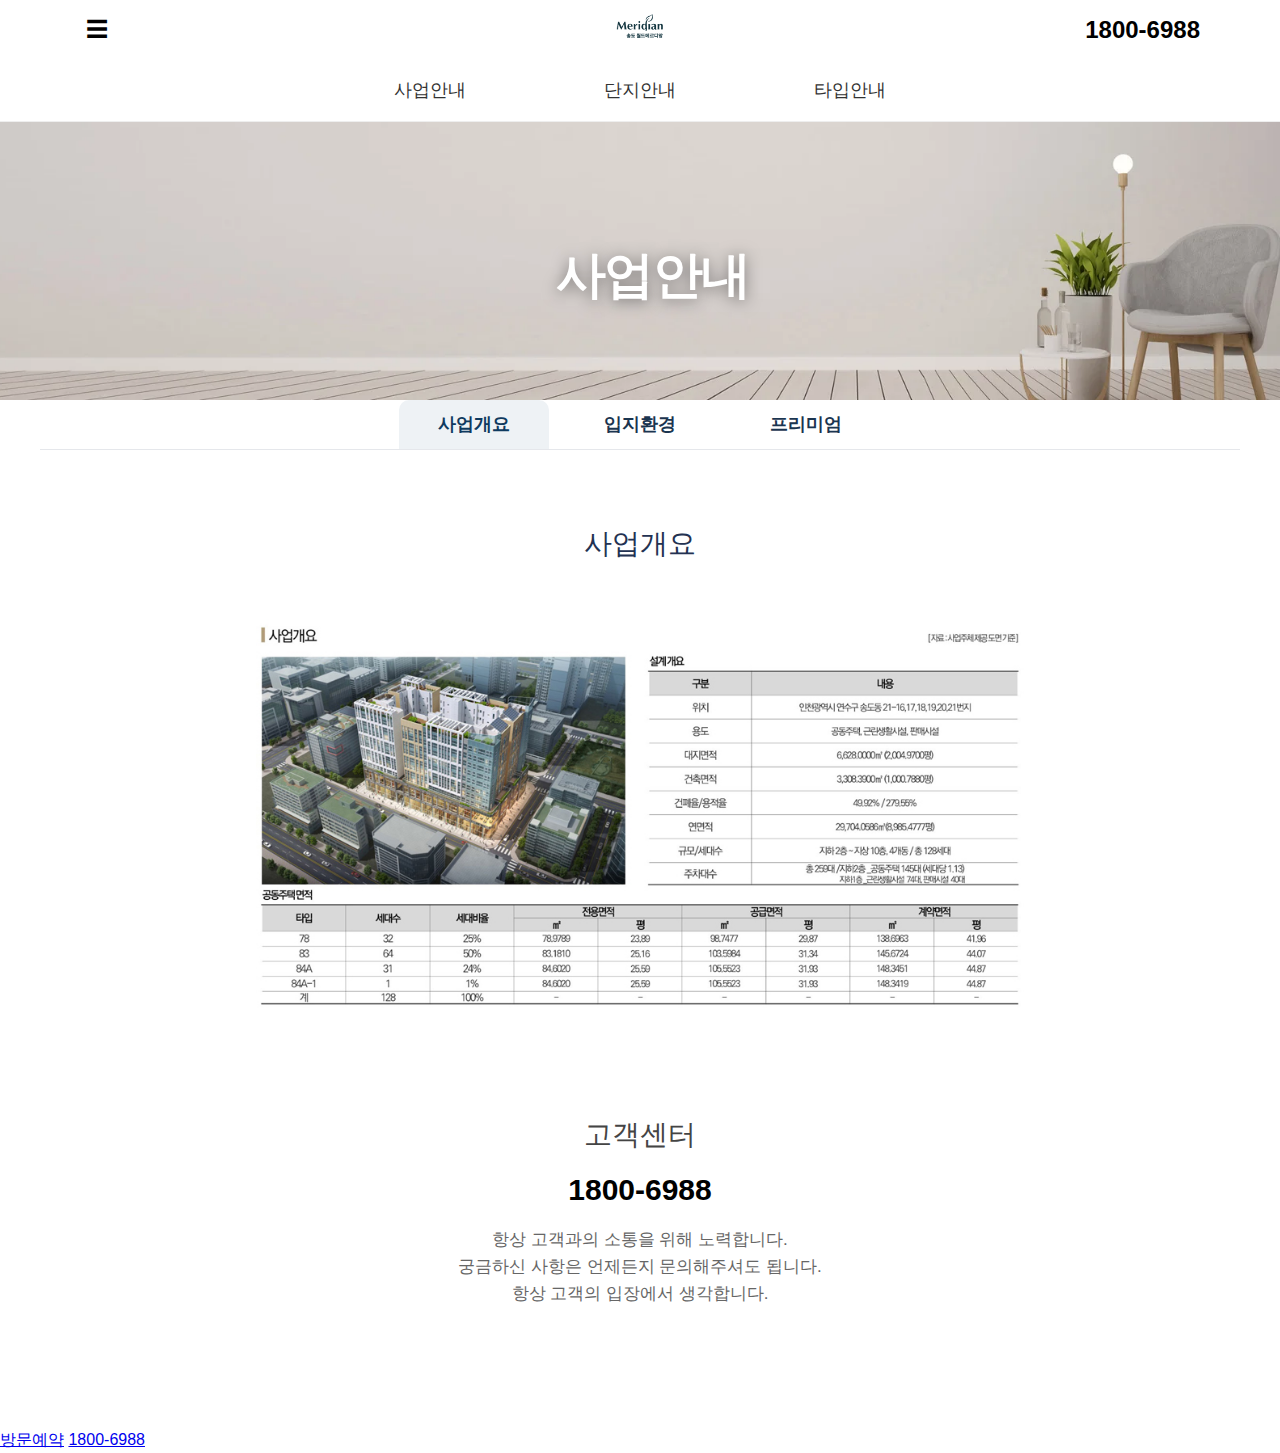
<file: business.html>
<!doctype html>
<html lang="ko">
<head>
  <meta charset="utf-8">
  <meta name="viewport" content="width=device-width, initial-scale=1">

  <!-- ✅ SEO 최적화: 서브페이지 전용 키워드 강화 -->
  <title>사업안내 | 보라매 파르크힐 - 프리미엄 단지 개요</title>
  <meta name="description" content="보라매 파르크힐의 사업개요, 입지환경, 단지 규모 및 분양 일정을 안내합니다. 여의도와 강남을 잇는 서울 핵심 입지의 미래가치를 사업안내 페이지에서 확인하세요.">
  <meta name="keywords" content="보라매 파르크힐 사업안내, 신축 아파트 사업개요, 서울 아파트 분양 일정, 여의도 생활권 아파트">
  <meta name="robots" content="index, follow">
  <link rel="canonical" href="https://merdiang.vercel.app/business.html">

  <!-- 브라우저 UI 색상 최적화 (모바일) -->
  <meta name="theme-color" content="#1a2a4e">

  <!-- ✅ 성능 최적화: 외부 리소스 사전 연결 -->
  <link rel="preconnect" href="https://fonts.gstatic.com" crossorigin>
  <link rel="preconnect" href="https://fonts.googleapis.com">
  <link rel="preconnect" href="https://cdn.jsdelivr.net">
  <link rel="stylesheet" href="https://fonts.googleapis.com/css2?family=Noto+Sans:ital,wght@0,100..900;1,100..900&display=swap">

  <!-- CSS 링크 유지 (reset, common 등 순서 중요) -->
  <link rel="stylesheet" href="css/reset.css">
  <link rel="stylesheet" href="css/common.css">
  <link rel="stylesheet" href="css/desktop.css">
  <link rel="stylesheet" href="css/mobile.css" media="(max-width: 767px)">
  <link rel="stylesheet" href="css/page-business.css" media="(max-width: 767px)">

  <!-- ✅ SNS 공유 최적화 (OG/Twitter) -->
  <meta property="og:locale" content="ko_KR">
  <meta property="og:type" content="article">
  <meta property="og:site_name" content="보라매 파르크힐">
  <meta property="og:title" content="사업안내 | 보라매 파르크힐 - 서울 핵심 입지 아파트 개요">
  <meta property="og:description" content="재개발 개요, 세대수, 프리미엄 입지 분석 등 보라매 파르크힐의 모든 사업 정보를 공개합니다.">
  <meta property="og:url" content="https://merdiang.vercel.app/business.html">
  <meta property="og:image" content="https://merdiang.vercel.app/img/sam.png">

  <meta name="twitter:card" content="summary_large_image">
  <meta name="twitter:title" content="보라매 파르크힐 사업안내">
  <meta name="twitter:description" content="단지 규모와 입지 가치를 한눈에 확인하세요.">

  <!-- ✅ 구조화 데이터 보강 (BreadcrumbList는 검색 결과의 경로를 예쁘게 만듭니다) -->
  <script type="application/ld+json">
  {
    "@context": "https://schema.org",
    "@type": "WebPage",
    "name": "보라매 파르크힐 사업안내",
    "description": "보라매 파르크힐의 건축 규모, 세대수, 입지 분석 등 상세 사업 개요 안내 페이지입니다.",
    "url": "https://merdiang.vercel.app/business.html"
  }
  </script>
  <script type="application/ld+json">
  {
    "@context": "https://schema.org",
    "@type": "BreadcrumbList",
    "itemListElement": [
      {
        "@type": "ListItem",
        "position": 1,
        "name": "홈",
        "item": "https://merdiang.vercel.app/"
      },
      {
        "@type": "ListItem",
        "position": 2,
        "name": "사업안내",
        "item": "https://merdiang.vercel.app/business.html"
      }
    ]
  }
  </script>

  <!-- 메인 스크립트 (지연 실행) -->
  <script src="js/script.js" defer></script>
</head>
<body>

<!-- ✅ 공통 헤더 -->
<header class="header">
  <div class="nav-container">
    <!-- 햄버거 버튼 -->
    <button class="menu-btn" aria-controls="site-drawer" aria-expanded="false">☰</button>

    <!-- 브랜드 이미지 -->
    <div class="brands">
      <a href="index.html">
        <img src="img/log.png" alt="보라매 파르크힐" class="brand-logo">
      </a>
    </div>

    <!-- 전화 아이콘 -->
    <a class="tel" href="tel:18006988">
      <img src="img/call_.png" alt="전화" class="tel-icon">
      <span class="tel-text">1800-6988</span>
    </a>
  </div>

  <nav class="nav-menu">
    <a href="business.html" class="nav-link">사업안내</a>
    <a href="complex.html" class="nav-link">단지안내</a>
    <a href="types.html" class="nav-link">타입안내</a>
  </nav>

</header>


<!-- 모바일/사이드 메뉴 -->
<div class="drawer" id="site-drawer" aria-hidden="true">
  <div class="drawer-backdrop" data-drawer-close></div>
  <aside class="drawer-panel" role="dialog" aria-modal="true" aria-label="전체 메뉴">
    <button class="drawer-close" type="button" aria-label="메뉴 닫기" data-drawer-close>×</button>
    <nav class="drawer-nav">
      <a class="drawer-link" href="business.html">사업안내</a>
      <a class="drawer-link" href="complex.html">단지안내</a>
      <a class="drawer-link" href="types.html">타입안내</a>
    </nav>
  </aside>
</div>

<!-- 안내 페이지 상단 Hero 섹션 -->
<section class="page-hero">
  <div class="page-hero-inner">
    <h2 class="hero-page-title">사업안내</h2>
  </div>
</section>

<!-- 안내 탭 -->
<nav class="subtabs" aria-label="사업안내 탭">
  <button class="subtab is-active" data-tab="overview">사업개요</button>
  <button class="subtab" data-tab="location">입지환경</button>
  <button class="subtab" data-tab="premium">프리미엄</button>
</nav>

<!-- 탭 패널들 -->
<section class="subtab-panel is-active" data-panel="overview">
  <h2 id="subtabs-title" class="subtabs-title">사업개요</h2>
  <div class="img-stack">
    <img src="img/business-overview-1.jpg" alt="사업개요 이미지 1" loading="lazy">
  </div>
</section>

<section class="subtab-panel" data-panel="location">
  <h2 id="subtabs-title" class="subtabs-title">입지환경</h2>
  <img src="img/loc_1.jpg" alt="입지환경 이미지" class="subimg">
</section>

<section class="subtab-panel" data-panel="premium">
  <h2 id="subtabs-title" class="subtabs-title">프리미엄</h2>
  <img src="img/pre_2.jpg" alt="프리미엄 이미지" class="subimg">
</section>

<!-- ✅ 공통 푸터 -->
<footer class="footer">
  <div class="footer-inner">
    <p class="footer-title">고객센터</p>
    <p class="footer-phone"><a href="tel:18006988">1800-6988</a></p>
    <p class="footer-text">항상 고객과의 소통을 위해 노력합니다.<br>
      궁금하신 사항은 언제든지 문의해주셔도 됩니다.<br>
      항상 고객의 입장에서 생각합니다.
    </p>
  </div>
</footer>

<!-- ✅ 하단 고정 바 -->
<div class="bottom-bar">
  <a href="index.html#section-form" class="bottom-link reserve-link">방문예약</a>
  <a href="tel:18006988" class="bottom-link call-link">1800-6988</a>
</div>


</body>
</html>
</file>
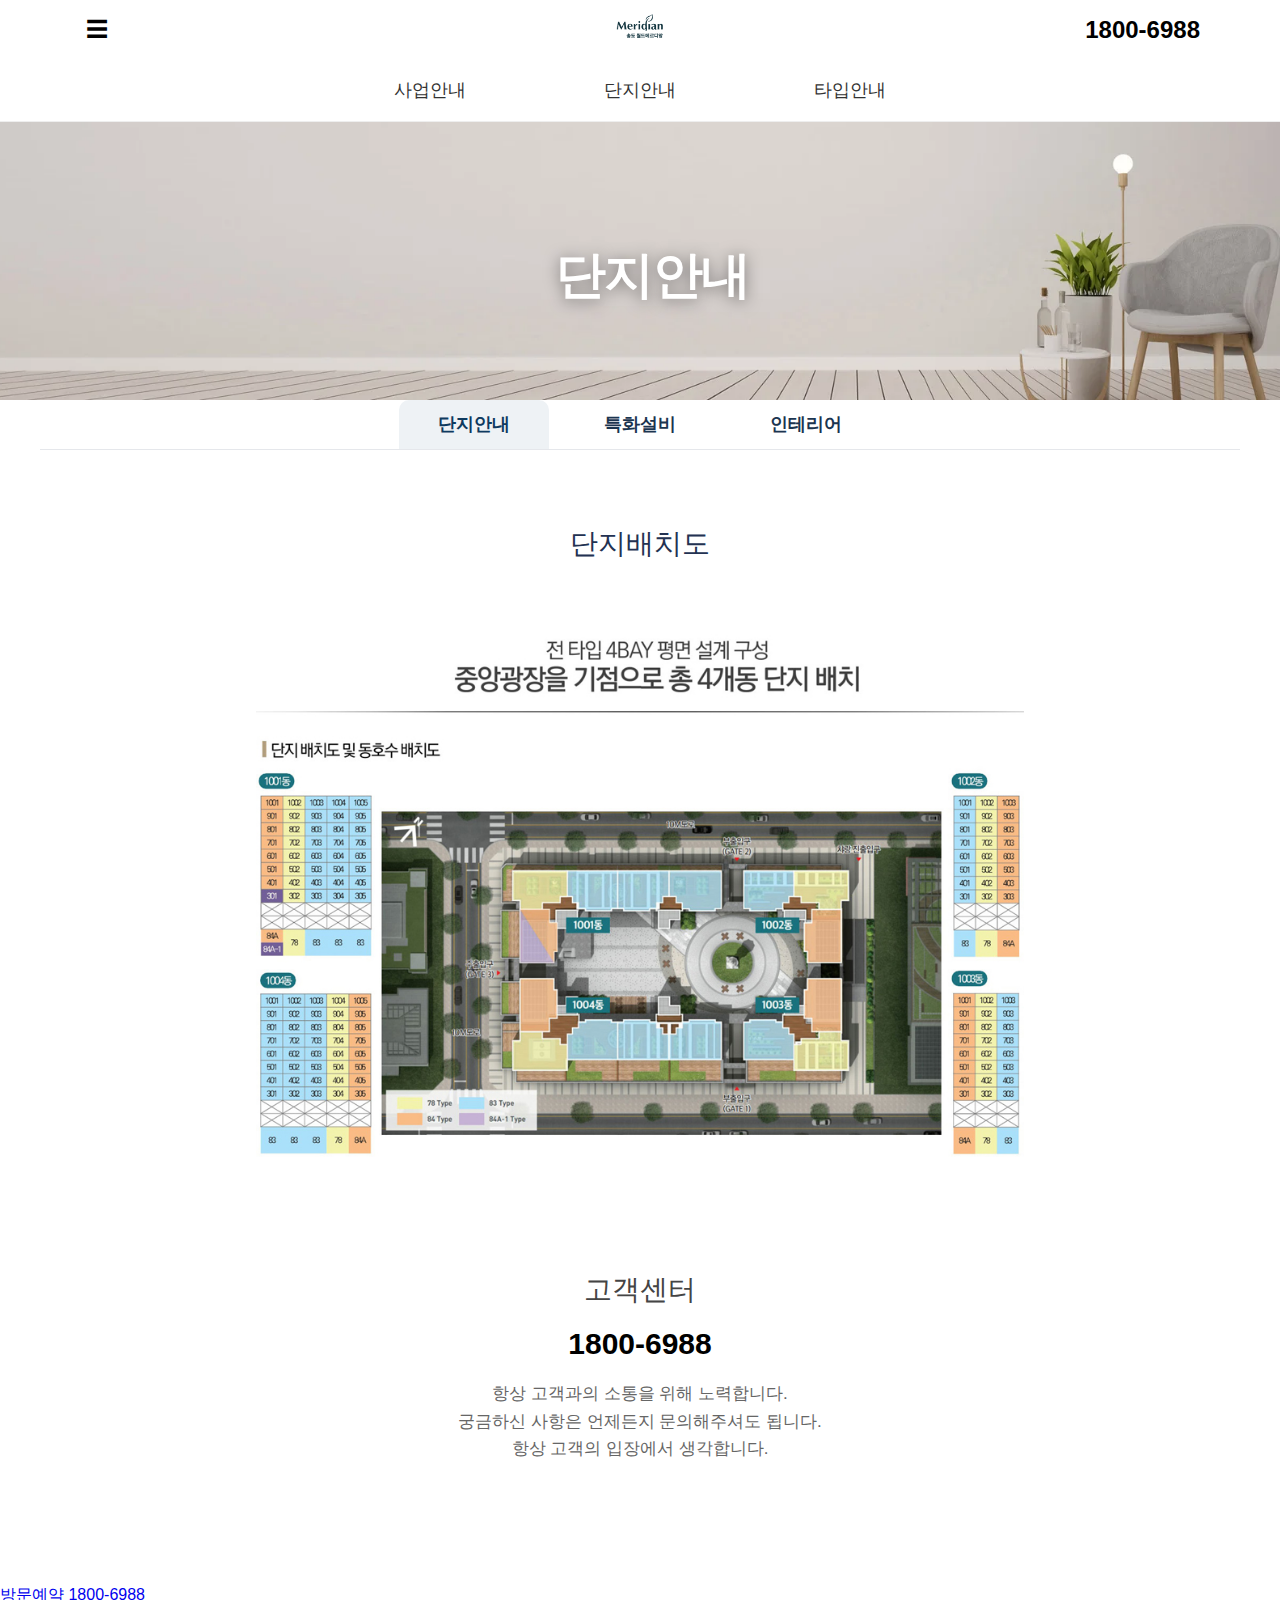
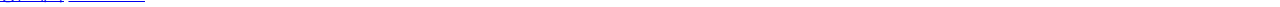
<file: complex.html>
<!doctype html>
<html lang="ko">
<head>
  <meta charset="utf-8">
  <meta name="viewport" content="width=device-width, initial-scale=1">

  <!-- ✅ SEO 최적화: 단지 가치와 특화 설계를 강조하는 키워드 배치 -->
  <title>단지안내 | 보라매 파르크힐 - 단지 배치 및 커뮤니티 시설 안내</title>
  <meta name="description" content="보라매 파르크힐의 단지 배치도, 동호수 구성, 프리미엄 커뮤니티 시설과 특화 조경 설계를 안내합니다. 조감도와 함께 완성되는 명품 대단지의 프리미엄을 지금 확인하세요.">
  <meta name="keywords" content="보라매 파르크힐 단지안내, 아파트 단지 배치도, 동호수 배치도, 커뮤니티 시설, 조경 설계, 신축 아파트 조감도">
  <meta name="robots" content="index, follow">
  <link rel="canonical" href="https://borame.vercel.app/complex.html">

  <!-- 브라우저 UI 색상 최적화 (모바일) -->
  <meta name="theme-color" content="#1a2a4e">

  <!-- ✅ 성능 최적화: 리소스 사전 연결 -->
  <link rel="preconnect" href="https://fonts.gstatic.com" crossorigin>
  <link rel="preconnect" href="https://fonts.googleapis.com">
  <link rel="preconnect" href="https://cdn.jsdelivr.net">
  <link rel="stylesheet" href="https://fonts.googleapis.com/css2?family=Noto+Sans:ital,wght@0,100..900;1,100..900&display=swap">

  <!-- CSS 링크 유지 -->
  <link rel="stylesheet" href="css/reset.css">
  <link rel="stylesheet" href="css/common.css">
  <link rel="stylesheet" href="css/desktop.css">
  <link rel="stylesheet" href="css/mobile.css" media="(max-width: 767px)">
  <link rel="stylesheet" href="css/page-complex.css" media="(max-width: 767px)">

  <!-- ✅ SNS 공유 최적화 (OG/Twitter) -->
  <meta property="og:locale" content="ko_KR">
  <meta property="og:type" content="article">
  <meta property="og:site_name" content="보라매 파르크힐">
  <meta property="og:title" content="단지안내 | 보라매 파르크힐 - 품격 높은 단지 배치 및 커뮤니티">
  <meta property="og:description" content="조감도, 배치도, 커뮤니티 시설 안내. 보라매 파르크힐의 품격 있는 주거 환경을 확인하세요.">
  <meta property="og:url" content="https://borame.vercel.app/complex.html">
  <meta property="og:image" content="https://borame.vercel.app/img/sam.png">

  <meta name="twitter:card" content="summary_large_image">
  <meta name="twitter:title" content="보라매 파르크힐 단지안내">
  <meta name="twitter:description" content="명품 단지 배치와 특화 설계를 한눈에 확인하세요.">

  <!-- ✅ 구조화 데이터 보강 (BreadcrumbList는 검색 결과에 경로를 표시하여 신뢰도를 높입니다) -->
  <script type="application/ld+json">
  {
    "@context": "https://schema.org",
    "@type": "WebPage",
    "name": "보라매 파르크힐 단지안내",
    "description": "보라매 파르크힐의 단지 배치도, 커뮤니티 시설, 특화 설계 정보를 상세히 안내하는 페이지입니다.",
    "url": "https://borame.vercel.app/complex.html"
  }
  </script>
  <script type="application/ld+json">
  {
    "@context": "https://schema.org",
    "@type": "BreadcrumbList",
    "itemListElement": [
      {
        "@type": "ListItem",
        "position": 1,
        "name": "홈",
        "item": "https://borame.vercel.app/"
      },
      {
        "@type": "ListItem",
        "position": 2,
        "name": "단지안내",
        "item": "https://borame.vercel.app/complex.html"
      }
    ]
  }
  </script>

  <!-- 메인 스크립트 (지연 실행) -->
  <script src="js/script.js" defer></script>
</head>

<body>

<!-- ✅ 공통 헤더 -->
<header class="header">
  <div class="nav-container">
    <!-- 햄버거 버튼 -->
    <button class="menu-btn" aria-controls="site-drawer" aria-expanded="false">☰</button>

    <!-- 브랜드 이미지 -->
    <div class="brands">
      <a href="index.html">
        <img src="img/log.png" alt="보라매 파르크힐" class="brand-logo">
      </a>
    </div>

    <!-- 전화 아이콘 -->
    <a class="tel" href="tel:18006988">
      <img src="img/call_.png" alt="전화" class="tel-icon">
      <span class="tel-text">1800-6988</span>
    </a>
  </div>

  <nav class="nav-menu">
    <a href="business.html" class="nav-link">사업안내</a>
    <a href="complex.html" class="nav-link">단지안내</a>
    <a href="types.html" class="nav-link">타입안내</a>
  </nav>

</header>


<!-- 모바일/사이드 메뉴 -->
<div class="drawer" id="site-drawer" aria-hidden="true">
  <div class="drawer-backdrop" data-drawer-close></div>
  <aside class="drawer-panel" role="dialog" aria-modal="true" aria-label="전체 메뉴">
    <button class="drawer-close" type="button" aria-label="메뉴 닫기" data-drawer-close>×</button>
    <nav class="drawer-nav">
      <a class="drawer-link" href="business.html">사업안내</a>
      <a class="drawer-link" href="complex.html">단지안내</a>
      <a class="drawer-link" href="types.html">타입안내</a>
    </nav>
  </aside>
</div>

<!-- 안내 페이지 상단 Hero 섹션 -->
<section class="page-hero">
  <div class="page-hero-inner">
    <h2 class="hero-page-title">단지안내</h2>
  </div>
</section>

<!-- 안내 탭 -->
<nav class="subtabs" aria-label="단지안내 탭">
  <button class="subtab is-active" data-tab="siteplan">단지안내</button>
  <button class="subtab" data-tab="unitsmap">특화설비</button>
  <button class="subtab" data-tab="features">인테리어</button>
</nav>

<!-- 탭 패널들 (단지안내) -->
<section class="subtab-panel is-active" data-panel="siteplan">
  <h2 class="subtabs-title">단지배치도</h2>
  <div class="img-stack">
    <img src="img/complex-siteplan.jpg" alt="단지배치도" loading="lazy">
  </div>
</section>

<section class="subtab-panel" data-panel="unitsmap">
  <h2 class="subtabs-title">특화설비</h2>
  <img src="img/complex-unitsmap1.jpg" alt="특화아이템" loading="lazy">
  <img src="img/complex-unitsmap2.jpg" alt="특화아이템" loading="lazy">

</section>

<section id="features" class="subtab-panel" data-panel="features">
  <h2 class="subtabs-title">인테리어</h2>
  <img src="img/complex-interior.jpg" alt="단지특화" loading="lazy">
</section>

<!-- ✅ 공통 푸터 -->
<footer class="footer">
  <div class="footer-inner">
    <p class="footer-title">고객센터</p>
    <p class="footer-phone"><a href="tel:18006988">1800-6988</a></p>
    <p class="footer-text">항상 고객과의 소통을 위해 노력합니다.<br>
      궁금하신 사항은 언제든지 문의해주셔도 됩니다.<br>
      항상 고객의 입장에서 생각합니다.
    </p>
  </div>
</footer>

<!-- ✅ 하단 고정 바 -->
<div class="bottom-bar">
  <a href="index.html#section-form" class="bottom-link reserve-link">방문예약</a>
  <a href="tel:18006988" class="bottom-link call-link">1800-6988</a>
</div>

</body>
</html>
</file>
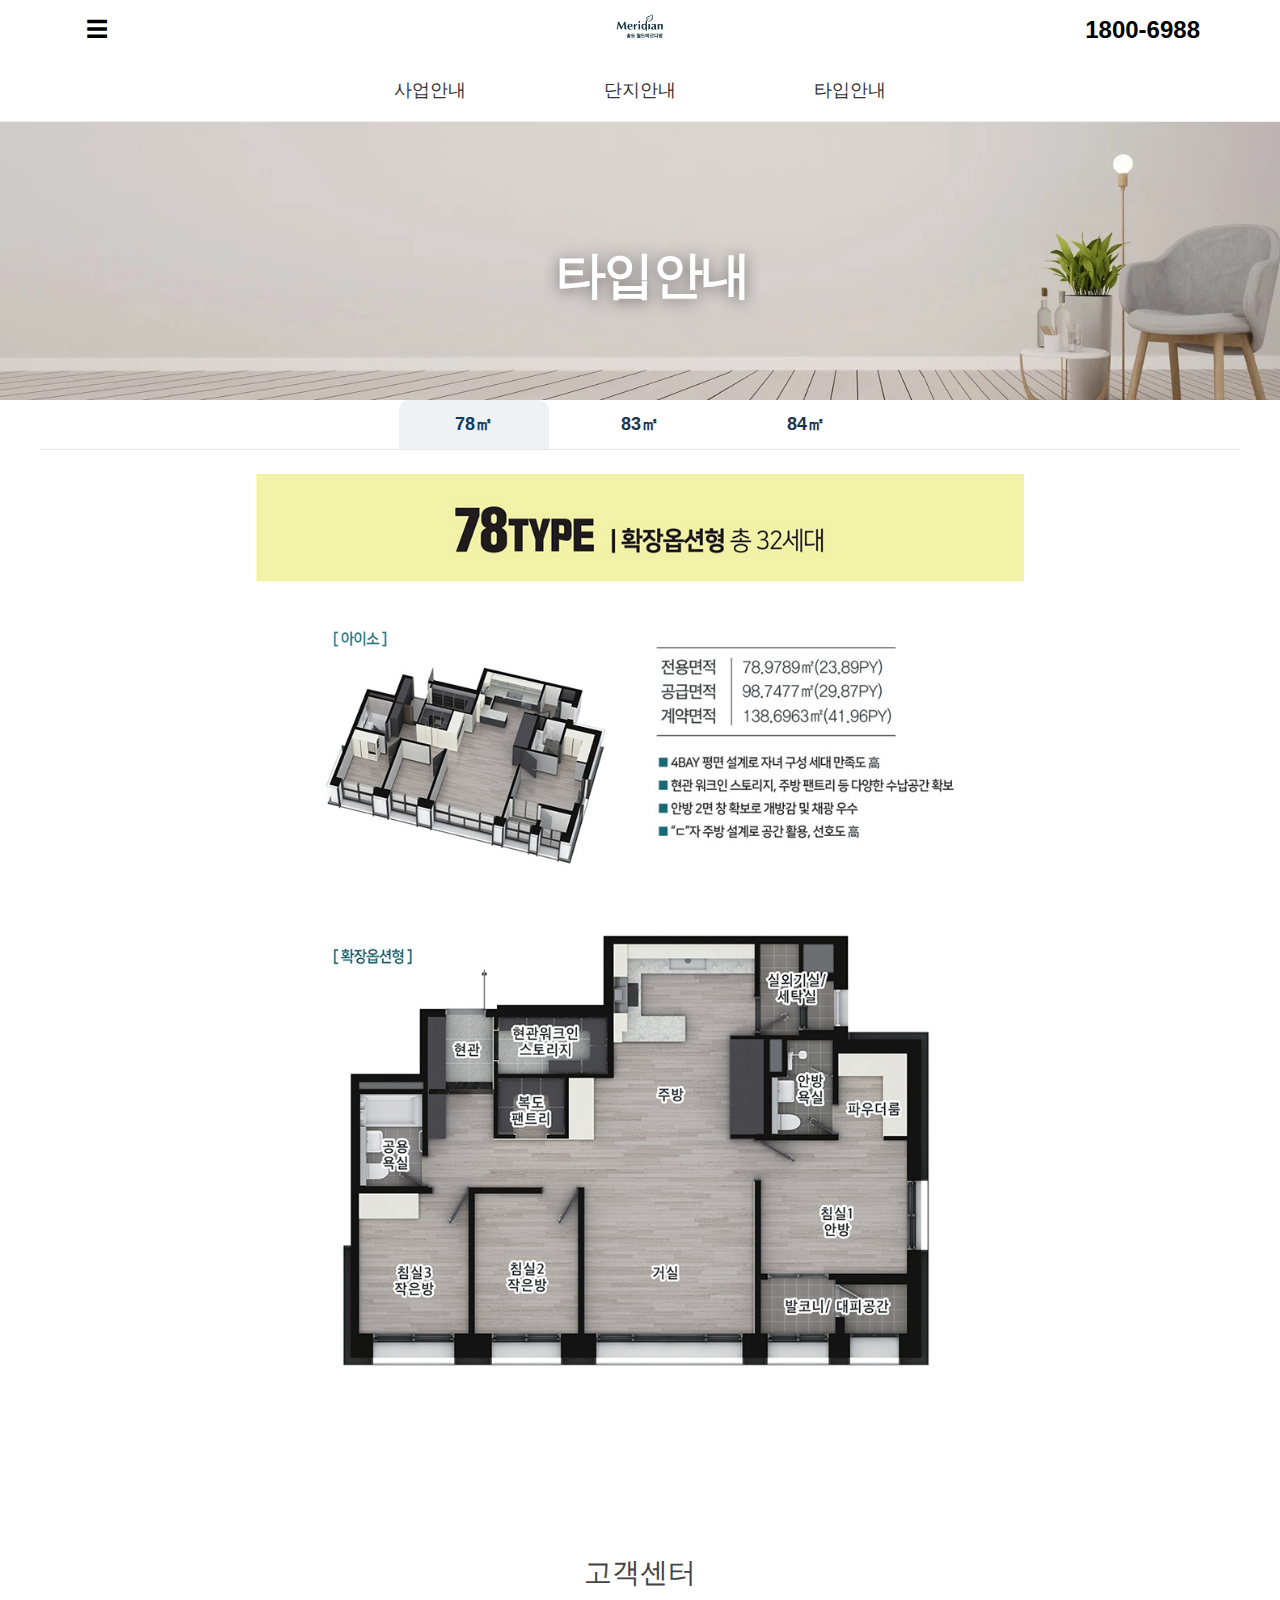
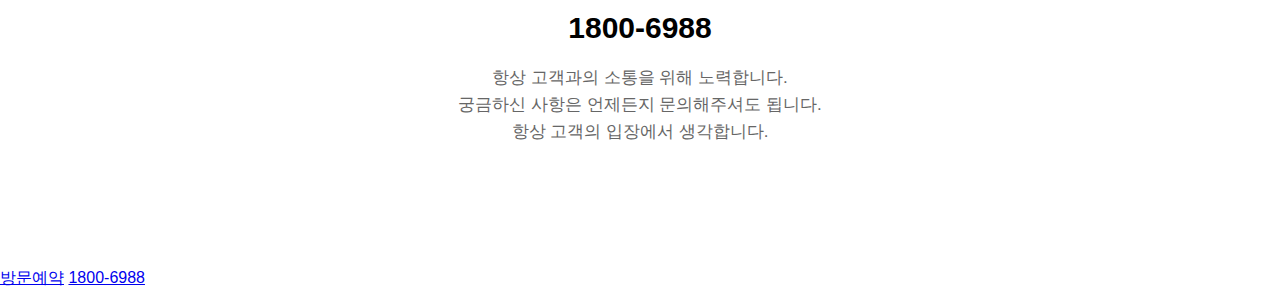
<file: types.html>
<!doctype html>
<html lang="ko">
<head>
  <meta charset="utf-8">
  <meta name="viewport" content="width=device-width, initial-scale=1">

  <!-- ✅ SEO 최적화: 사용자가 검색하는 구체적인 평면 정보를 제목에 반영 -->
  <title>타입안내 | 보라매 파르크힐 - 타입별 상세 평면도 및 특장점</title>
  <meta name="description" content="보라매 파르크힐의 59A/B, 84A/B/C 타입별 상세 평면도를 확인하세요. 혁신적인 4베이 설계, 넓은 드레스룸, 알파룸 등 라이프스타일에 맞춘 최적의 주거 공간을 안내합니다.">
  <meta name="keywords" content="보라매 파르크힐 평면도, 아파트 평면도, 59타입 84타입 비교, 아파트 인테리어, 모델하우스 구조, 보라매 아파트 분양">
  <meta name="robots" content="index, follow">
  <link rel="canonical" href="https://borame.vercel.app/types.html">

  <!-- 모바일 브라우저 최적화 -->
  <meta name="theme-color" content="#1a2a4e">

  <!-- ✅ 성능 최적화: 리소스 사전 연결 -->
  <link rel="preconnect" href="https://fonts.gstatic.com" crossorigin>
  <link rel="preconnect" href="https://fonts.googleapis.com">
  <link rel="preconnect" href="https://cdn.jsdelivr.net">
  <link rel="stylesheet" href="https://fonts.googleapis.com/css2?family=Noto+Sans:ital,wght@0,100..900;1,100..900&display=swap">

  <!-- CSS 링크 유지 (reset, common 등 순서 유지) -->
  <link rel="stylesheet" href="css/reset.css">
  <link rel="stylesheet" href="css/common.css">
  <link rel="stylesheet" href="css/desktop.css">
  <link rel="stylesheet" href="css/mobile.css" media="(max-width: 767px)">
  <link rel="stylesheet" href="css/page-types.css" media="(max-width: 767px)">

  <!-- ✅ SNS 공유 최적화 (OG/Twitter) -->
  <meta property="og:locale" content="ko_KR">
  <meta property="og:type" content="article">
  <meta property="og:site_name" content="보라매 파르크힐">
  <meta property="og:title" content="타입안내 | 보라매 파르크힐 - 라이프스타일을 완성하는 혁신 평면">
  <meta property="og:description" content="59·84㎡ 타입의 평면도와 인테리어 특장점을 한눈에 확인하세요.">
  <meta property="og:url" content="https://borame.vercel.app/types.html">
  <meta property="og:image" content="https://borame.vercel.app/img/sam.png">

  <meta name="twitter:card" content="summary_large_image">
  <meta name="twitter:title" content="보라매 파르크힐 타입안내">
  <meta name="twitter:description" content="우리 가족에게 딱 맞는 평면 구조를 찾아보세요.">

  <!-- ✅ 구조화 데이터 보강 (BreadcrumbList를 통해 검색 결과 가독성 향상) -->
  <script type="application/ld+json">
  {
    "@context": "https://schema.org",
    "@type": "WebPage",
    "name": "보라매 파르크힐 타입별 안내",
    "description": "보라매 파르크힐 아파트의 전용면적별 평면도와 내부 구조 정보를 상세히 제공합니다.",
    "url": "https://borame.vercel.app/types.html"
  }
  </script>
  <script type="application/ld+json">
  {
    "@context": "https://schema.org",
    "@type": "BreadcrumbList",
    "itemListElement": [
      {
        "@type": "ListItem",
        "position": 1,
        "name": "홈",
        "item": "https://borame.vercel.app/"
      },
      {
        "@type": "ListItem",
        "position": 2,
        "name": "타입안내",
        "item": "https://borame.vercel.app/types.html"
      }
    ]
  }
  </script>

  <!-- 메인 스크립트 (지연 실행) -->
  <script src="js/script.js" defer></script>
</head>

<body>

<!-- ✅ 공통 헤더 -->
<header class="header">
  <div class="nav-container">
    <!-- 햄버거 버튼 -->
    <button class="menu-btn" aria-controls="site-drawer" aria-expanded="false">☰</button>

    <!-- 브랜드 이미지 -->
    <div class="brands">
      <a href="index.html">
        <img src="img/log.png" alt="보라매 파르크힐" class="brand-logo">
      </a>
    </div>

    <!-- 전화 아이콘 -->
    <a class="tel" href="tel:18006988">
      <img src="img/call_.png" alt="전화" class="tel-icon">
      <span class="tel-text">1800-6988</span>
    </a>
  </div>

  <nav class="nav-menu">
    <a href="business.html" class="nav-link">사업안내</a>
    <a href="complex.html" class="nav-link">단지안내</a>
    <a href="types.html" class="nav-link">타입안내</a>
  </nav>

</header>


<!-- 모바일/사이드 메뉴 -->
<div class="drawer" id="site-drawer" aria-hidden="true">
  <div class="drawer-backdrop" data-drawer-close></div>
  <aside class="drawer-panel" role="dialog" aria-modal="true" aria-label="전체 메뉴">
    <button class="drawer-close" type="button" aria-label="메뉴 닫기" data-drawer-close>×</button>
    <nav class="drawer-nav">
      <a class="drawer-link" href="business.html">사업안내</a>
      <a class="drawer-link" href="complex.html">단지안내</a>
      <a class="drawer-link" href="types.html">타입안내</a>
    </nav>
  </aside>
</div>

<!-- 안내 페이지 상단 Hero 섹션 -->
<section class="page-hero">
  <div class="page-hero-inner">
    <h2 class="hero-page-title">타입안내</h2>
  </div>
</section>


<!-- 타입안내 탭 (a 링크로 전환) -->
<!-- 탭 네비 -->
<nav class="subtabs" aria-label="타입안내 탭">
  <button class="subtab is-active" data-tab="t78">78㎡</button>
  <button class="subtab" data-tab="t83">83㎡</button>
  <button class="subtab" data-tab="t84">84㎡</button>
</nav>

<!-- 탭 패널 -->
<section class="subtab-panel is-active" data-panel="t78">
  <img src="img/78.jpg" alt="78㎡A">
</section>
<section class="subtab-panel" data-panel="t83">
  <img src="img/83.jpg" alt="83㎡B">
</section>
<section class="subtab-panel" data-panel="t84">
  <img src="img/84.jpg" alt="84㎡A">
</section>

<!-- ✅ 공통 푸터 -->
<footer class="footer">
  <div class="footer-inner">
    <p class="footer-title">고객센터</p>
    <p class="footer-phone"><a href="tel:18006988">1800-6988</a></p>
    <p class="footer-text">항상 고객과의 소통을 위해 노력합니다.<br>
      궁금하신 사항은 언제든지 문의해주셔도 됩니다.<br>
      항상 고객의 입장에서 생각합니다.
    </p>
  </div>
</footer>

<!-- ✅ 하단 고정 바 -->
<div class="bottom-bar">
  <a href="index.html#section-form" class="bottom-link reserve-link">방문예약</a>
  <a href="tel:18006988" class="bottom-link call-link">1800-6988</a>
</div>

</body>
</html>
</file>
<file: css/common.css>
/* 공통 스타일 */
body{font-family:'Noto Sans KR',sans-serif;line-height:1.6;background:#fff;color:#111}
.header{position:sticky;top:0;background:rgba(255,255,255,.95);border-bottom:1px solid #e5e7eb;backdrop-filter:blur(10px)}
.nav-container{max-width:1200px;margin:0 auto;padding:0 20px;display:flex;justify-content:space-between;align-items:center;height:64px}
.nav-menu{display:flex;gap:20px}
.nav-link{padding:6px 12px;border-radius:8px;transition:background .2s}
.nav-link:hover,.nav-link.active{background:#f3f4f6}
.container{max-width:1200px;margin:80px auto;padding:0 20px}

/* 2. 팝업 CSS 스타일 */
/* .popup-overlay {
    position: fixed;
    top: 0; left: 0; 
    width: 100%; height: 100%;
    background: rgba(0, 0, 0, 0.8);
    display: none; 
    align-items: center; 
    justify-content: center;
    z-index: 10000;
} */
.popup-overlay {
    display: none;
}
.popup-content {
    background: #fff;
    width: 290px; /* 이미지 너비에 맞게 조절 */
    max-width: 95%; /* 모바일에서 좌우 여백 확보 */
    border-radius: 12px;
    overflow: hidden;
    box-shadow: 0 20px 50px rgba(0,0,0,0.5);
    display: flex;
    flex-direction: column;
}

.popup-img-wrap {
    /* height 대신 max-height를 사용하여 이미지 크기에 맞춰 자동으로 조절되게 함 */
    max-height: 80vh; 
    background: #f0f0f0;
    overflow: hidden;
}

.popup-img-wrap img {
    width: 100%;
    height: 100%;
    /* 이미지 비율을 유지하면서 영역을 채움 (중요) */
    object-fit: contain; 
    display: block;
}

.popup-btn-group {
    display: flex;
    border-top: 1px solid #eee;
    background: #fff;
}

.btn-popup {
    flex: 1;
    height: 50px;
    background: #fff;
    border: none;
    font-size: 15px;
    color: #444;
    cursor: pointer;
    outline: none;
    display: flex;
    align-items: center;
    justify-content: center;
}

.btn-popup:first-child {
    border-right: 1px solid #eee;
}

.btn-close-bold {
    font-weight: bold;
    color: #007bff;
}

.btn-popup:hover {
    background: #f9f9f9;
}

/* 팝업 활성화 시 본문 스크롤 방지 */
body.popup-open {
    overflow: hidden;
}
</file>
<file: css/desktop.css>
/* ========== PC 모드 (>=768px) 최적화 CSS ========== */
@media screen and (min-width: 768px) {

  .hero img:nth-of-type(n+2),
  .tel-icon {
    display: none !important;
  }
    .menu-btn { background: none; border: 0; font-size: 22px; cursor: pointer; }

  /* 2. Drawer (모바일 메뉴) 애니메이션 설정 */
  .drawer {
    position: fixed;
    inset: 0;
    z-index: 10000;
    opacity: 0;
    visibility: hidden;
    pointer-events: none;
    transition: opacity .24s ease, visibility .24s ease;
  }
  .drawer.is-open {
    opacity: 1;
    visibility: visible;
    pointer-events: auto;
  }
  .drawer-backdrop {
    position: absolute;
    inset: 0;
    background: rgba(0, 0, 0, 0);
    transition: background .24s ease;
  }
  .drawer.is-open .drawer-backdrop {
    background: rgba(0, 0, 0, .35);
  }
  .drawer-panel {
    position: absolute;
    top: 0;
    left: 0;
    height: 100%;
    width: min(84vw, 360px);
    background: #fff;
    box-shadow: 2px 0 20px rgba(0, 0, 0, .12);
    transform: translateX(-100%);
    transition: transform .28s cubic-bezier(.2, .8, .2, 1);
    padding: 16px;
    padding-top: 104px; /* 헤더 높이 고려 */
    display: flex;
    flex-direction: column;
    gap: 10px;
  }
  .drawer.is-open .drawer-panel {
    transform: translateX(0);
  }
  .drawer-close {
    position: absolute;
    top: 10px;
    right: 10px;
    border: 0;
    background: transparent;
    font-size: 40px;
    cursor: pointer;
  }
  .drawer-nav {
    display: flex;
    flex-direction: column;
    gap: 6px;
  }
  .drawer-link {
    display: block;
    padding: 14px 10px;
    font-weight: 600;
    font-size: 18px;
    color: #1b3550;
    text-decoration: none;
    border-radius: 10px;
  }
  body.drawer-open {
    overflow: hidden;
  }

  /* 3. 헤더 레이아웃 (3열 그리드 형태) */
  .header {
    position: fixed;
    top: 0;
    left: 0;
    width: 100%;
    z-index: 1000;
    background: #fff;
    border-bottom: 1px solid #eee;
  }
  .nav-container {
    display: flex;
    align-items: center;
    justify-content: space-between;
    padding: 12px 40px;
    height: 60px;
  }
  .brands {
    position: absolute;
    left: 50%;
    transform: translateX(-50%);
  }
  .brand-logo {
    height: 24px;
    width: auto;
  }
/* 1. 링크 태그 자체의 밑줄 제거 */
.tel {
  text-decoration: none !important; /* 밑줄 강제 제거 */
  display: flex;
  align-items: center;
}

/* 2. 텍스트 span의 밑줄 및 색상 고정 */
.tel-text {
  text-decoration: none !important;
  color: #000; /* 또는 원하시는 색상 */
  font-weight: 800;
  font-size: 24px;
  border: none; /* 혹시 모를 하단 테두리 제거 */
}
  .nav-menu {
    display: flex;
    max-width: 600px;
    margin: 0 auto;
    padding: 10px 0;
    justify-content: space-around;
    gap: 30px;
  }
  .nav-link {
    text-decoration: none;
    color: #333;
    font-size: 18px;
    font-weight: 500;
  }

  /* 4. 메인 비주얼 (Hero) */
  .hero {
    margin-top: 110px; /* 헤더 공간 */
    width: 100%;
  }
  .hero img {
    width: 100%;
    display: block;
  }
    #section-form {
        position: relative;
        background: url('../img/backimg\ 1.jpg') center / cover no-repeat;
        padding: 90px 0;
        height: 750px;
    }
    #section-form .pad {
      max-width: 1200px;
      margin: 0 auto;
      display: flex;
      flex-direction: row; /* 가로 나열 */
      align-items: center; /* 수직 중앙 정렬 */
      justify-content: space-between; /* 좌우 끝으로 벌리기 */
      gap: 40px; /* 좌우 간격 */
      padding: 0 20px;
    }
  /* 우측 폼은 칼럼 너비 꽉 채움 */
.backimg {
  flex: 1; /* 좌측과 동일 비율 또는 고정 너비 */
  display: flex;
  justify-content: flex-end; /* 폼을 오른쪽 끝으로 밀기 */
}


/* 좌측 텍스트 영역 */
.call-info {
  flex: 1; /* 남은 공간 차지 */
  text-align: center; /* 텍스트 왼쪽 정렬 */
}

.call-info .title {
  font-size: 42px;
  font-weight: 800;
  color: #1b3550;
  margin: 0 0 15px 0; /* 하단 간격 15px */
  line-height: 1.2;
}

.call-info .subtitle {
  font-size: 32px;
  font-weight: 700;
  color: #2c8b83;
  margin: 0 0 40px 0; /* 큰 제목 그룹과 본문 사이 간격 40px */
  line-height: 1.2;
}

.call-info h3 {
  font-size: 24px;
  font-weight: 700;
  color: #333;
  margin: 0 0 15px 0; /* 설명글 사이 간격 15px */
  line-height: 1.4;
}

.call-info h4 {
  font-size: 18px;
  color: #666;
  font-weight: 400;
  margin: 0; /* 마지막 요소는 마진 제거 */
  line-height: 1.6;
}

    /* ==== 방문예약 폼 전용 스타일 ==== */
    .visit-form {
  width: 100%;
  max-width: 500px; /* 폼 최대 너비 제한 */
  margin: 0; /* 기존 margin: 0 auto 해제 */
  background: #fff;
  padding: 40px;
  border-radius: 20px;
  box-shadow: 0 10px 30px rgba(0,0,0,0.08);
}
    .form-group{margin-bottom:25px}
    .visit-form label{display:block;font-weight:600;margin-bottom:4px;font-size:15px;text-align:left}
    .required{color:red;margin-left:3px}
    .sub-info{font-size:12px;color:#777;margin-bottom:5px;text-align:left}
    .input-row{display:flex;gap:10px;flex-wrap:wrap}
    .input-row input,
    .visit-form input[type="text"],
    .visit-form input[type="tel"],
    .visit-form select{
      flex:1;min-width:0;padding:10px;font-size:14px;border:1px solid #ccc;
      border-radius:4px;box-sizing:border-box;text-align:left;width:100%;background:#fff
    }

    /* 버튼 */
    .visit-form button{
      width:100%;padding:12px;background:#2c8b83;color:#fff;font-size:16px;border:none;
      border-radius:30px;cursor:pointer;margin-top:10px;transition:transform .02s ease,opacity .2s ease,background-color .2s ease
    }
    .visit-form button:hover{background:#2c5f59}
    .visit-form button:disabled{opacity:.5;cursor:not-allowed}

    /* 개인정보 수집·이용 동의서 */
    details.privacy-accordion{border:1px solid #e3e8eb;border-radius:10px;background:#fdfdfd;padding:8px 10px;margin-top:8px}
    details.privacy-accordion>summary{list-style:none;cursor:pointer;font-weight:800;font-size:13px;color:#2c5f59;display:flex;align-items:center;gap:6px}
    details.privacy-accordion>summary::-webkit-details-marker{display:none}
    details.privacy-accordion>summary::before{content:"▶";font-size:11px;transform:translateY(-1px);opacity:.8}
    details.privacy-accordion[open]>summary::before{content:"▼"}
    .privacy-content{white-space:pre-wrap;line-height:1.6;font-size:12px;color:#424b55;margin-top:10px;max-height:50px;overflow:auto;padding:8px;border-top:1px dashed #e6ecf0}

    .checkbox-inline{position:relative;top:22px;display:inline-block;margin-bottom:16px}
    .checkbox-inline input{position:absolute;bottom:-6px}
    .checkbox-inline span{position:absolute;bottom:-5.5px;left:23px;right:0;font-size:12px}

    /* ==== 시간 슬롯 드롭다운 ==== */
    .time-wrap{position:relative;flex:1;min-width:0}
    .time-display{
      cursor:pointer;background:
        url("data:image/svg+xml;utf8,<svg xmlns='http://www.w3.org/2000/svg' width='18' height='18' viewBox='0 0 24 24' fill='none' stroke='%232c8b83' stroke-width='2' stroke-linecap='round' stroke-linejoin='round'><circle cx='12' cy='12' r='9'/><path d='M12 7v5l3 2'/></svg>")
        no-repeat 10px 50%/18px 18px;padding-left:36px
    }
    .time-dropdown{
      position:absolute;left:0;right:0;top:calc(100% + 6px);z-index:20;background:#fff;border:1px solid #e5e7eb;border-radius:8px;
      box-shadow:0 10px 24px rgba(0,0,0,.08);max-height:280px;overflow:auto;display:none
    }
    .time-dropdown.open{display:block}
    .slot-sec{padding:8px 10px;border-bottom:1px solid #f1f5f9}
    .slot-sec h4{margin:6px 2px 8px;font-size:13px;color:#2563eb}
    .slot{padding:10px 14px;border-radius:6px;cursor:pointer;font-size:14px}
    .slot:hover,.slot:focus{background:#f1f5f9;outline:none}
    .slot[aria-selected="true"]{background:#e8f2ff}


  /* 전화: 오른쪽(3열) */
  .tel{
    grid-column: 3;
    justify-self: end;
  }
  .tel-icon{
    height: 32px;
    width: auto;
    display: block;
  }

    /* Footer */
  .footer {

    text-align: center;
    padding: 80px 16px 120px; /* 하단바 공간 확보 위해 80px 추가 */
    color: #444;
  }
  .footer-title {
    font-size: 28px;
    font-weight: 300;
    margin: 0 0 8px;
  }
  .footer-phone {
    font-size: 30px;
    font-weight: 600;
    margin: 0 0 12px;
  }
  .footer-phone a {
    color: #000;
    text-decoration: none;
  }
  .footer-text {
    font-size: 17px;
    line-height: 1.6;
    color: #666;
    margin: 0;
    font-weight: 300;
  }

    /* 안내페이지 상단 */
    .page-hero {
    position: relative;
    width: 100%;
    height: 500px;
    background: url('../img/special-bg.png') center bottom / cover no-repeat;
    display: flex;
    color: #fff;
    padding-top: 150px;
  }

  .page-hero-inner {
    text-align: left;
    margin-left: 2vw;
    line-height: 1.2;  /* ✅ 텍스트 줄간격 조정 */
  }

  .page-hero .hero-kor {
    font-size: clamp(16px, 4vw, 25px);
    font-weight: 300;
    margin-bottom: 10px; /* ✅ 기본 8px → 줄임 */
  }

  .page-hero .hero-eng {
    font-size: clamp(28px, 4vw,70px);
    font-weight: 500;
    letter-spacing: 0.03em;
    margin-top: 0; /* 혹시 기본 margin 있으면 제거 */
  }
/* ----- Sub Tabs ----- */
.subtabs{
  position: sticky;
  top: var(--header-h, 96px);
  z-index: 500;
  display: flex;
  flex-wrap: nowrap;              /* ✅ 줄바꿈 금지 */
  gap: 0;
  background: #fff;
  border-bottom: 1px solid #e5e7eb;
  overflow: hidden;               /* ✅ 바깥으로 안 나가게 */
  -webkit-overflow-scrolling: touch;
}

  /* 탭 바 컨테이너(있다면) 정렬/폭 */
  .subtabs{
    max-width: 1200px;
    margin: 0 auto;
    position: static;   /* ← sticky 끄기 */
    top: auto;
    z-index: auto;
    display: flex;
    flex-wrap: nowrap;            /* 한 줄 유지 */
    justify-content: center;      /* 가운데 정렬 */
    gap: 16px;                    /* 탭 간격 */
    border-bottom: 1px solid #e5e7eb;
    overflow: visible;            /* PC에선 잘리지 않게 */
  }

  .subtab{
    -webkit-tap-highlight-color: transparent;
    flex: 0 0 auto;               /* 텍스트 길이만큼 */
    min-width: 150px;
    white-space: nowrap;
    overflow: hidden;
    text-overflow: ellipsis;

    padding: 10px 18px;           /* PC 여백 업 */
    font: inherit;
    font-weight: 700;
    font-size: 18px;              /* PC 고정 크기 */
    color: #1b3550;
    background: transparent;
    border: 0;
    border-radius: 10px 10px 0 0;
    cursor: pointer;
    transition: background .15s ease, color .15s ease;
  }

  /* 호버 */
  .subtab:hover{
    background: #f5f7fa;
    color: #0e3a5f;
  }

  /* 활성 */
  .subtab.is-active{
    color: #0e3a5f;
    background: #eef2f5;
    border-radius: 10px 10px 0 0;
  }

  /* 포커스 접근성 */
  .subtab:focus-visible{
    outline: 2px solid #91b5ff;
    outline-offset: 2px;
  }

  /* 패널: PC는 적당한 패딩과 가독성 라인 높이 */
  .subtab-panel{
    display: none;
    padding: 24px 0;
    line-height: 1.4;
    scroll-margin-top: calc(var(--header-h, 96px) + 8px); /* 앵커 이동 시 헤더 보정 */
  }
  .subtab-panel.is-active{ display: block; }
  .subtab-panel img{
  display: block;
  width: 60%;
  height: auto;
  margin: 0 auto;
  padding: 0;
  border: 0;
  border-radius: 0;
  object-fit: cover; /* 이미지가 박스를 꽉 채우게 (비율 유지) */
}
.subtabs-title{
  text-align: center;
  margin: 50px 0;                 /* ↑↓ 50px */
  font-size: clamp(22px, 3.5vw, 28px);
  font-weight: 400;
  color: #233252;
}
/* VR iframe 중앙정렬 + 반응형 */
.vr-embed{
  max-width: 1200px;     /* 필요시 조절 */
  margin: 0 auto;        /* 가운데 정렬 */
  padding: 0 16px;       /* 좌우 여백(옵션) */
  display: flex;
  justify-content: center;
}

.vr-embed iframe{
  display: block;
  width: 100%;
  max-width: 1024px;     /* iframe 자체 최대폭 (원하면 변경) */
  aspect-ratio: 16 / 9;  /* 비율 유지해서 높이 자동 */
  height: 630px;
  border: 0;
}
.page-hero {
    position: relative;
    width: 100%;
    height: 400px; /* 높이가 너무 낮으면(100px) 답답해 보일 수 있어 상향 조정 권장 */
    background: url('../img/special-bg.png') 100% bottom / cover no-repeat;
    
    /* 추가된 중앙 정렬 코드 */
    display: flex;
    justify-content: center; /* 좌우 가운데 정렬 */
    align-items: center;     /* 상하 가운데 정렬 */
    text-align: center;
    
    color: #fff;
    /* padding-top: 150px; */ /* 완벽한 중앙 정렬을 위해 기존 패딩은 주석 처리하거나 제거하세요 */
}

/* 내부 텍스트 스타일 */
.page-hero h2 {
    font-size: clamp(32px, 5vw, 50px);
    font-weight: 700;
    letter-spacing: -0.03em;
    text-shadow: 0 2px 15px rgba(0, 0, 0, 0.5); /* 배경 대비 가독성 확보 */
    margin: 0;
}
}
</file>
<file: css/mobile.css>
@media screen and (max-width: 767px) {

  .hero img:nth-of-type(1){display: none;}
  /* ===== 전역 설정 ===== */
  :root { --header-h: 108px; }
  html, body { margin: 0; overflow-x: hidden; scroll-behavior: smooth; }
  *, *::before, *::after { box-sizing: border-box; }
  body { padding-top: var(--header-h) !important; -webkit-overflow-scrolling: touch; }

  /* ===== 헤더 (Header) ===== */
  .header { position: fixed; top: 0; left: 0; width: 100%; z-index: 1000; background: #fff; }
  .nav-container { display: flex; justify-content: space-between; align-items: center; padding: 12px 16px; }
  .menu-btn { background: none; border: 0; font-size: 22px; cursor: pointer; }
  .brands { display: block; text-align: center; }
  .brand-logo { height: 40px; width: auto; display: block; margin: 0 auto; }
  .tel-icon { height: 28px; width: auto; display: block; }
  .tel-text { display: none; } /* 모바일에서 텍스트 숨김 */
  .nav-menu { display: flex; flex-wrap: wrap; justify-content: center; gap: 0; padding: 1px 0; border-top: 1px solid #eee; }
  .nav-link { flex: 1 1 25%; text-align: center; font-size: 18px; font-weight: 500; white-space: nowrap; padding: 6px 0; text-decoration: none; color: #000; }

  /* ===== 사이드 메뉴 (Drawer) ===== */
  .drawer {position: fixed; inset: 0; z-index: 10000;
    opacity: 0; visibility: hidden; pointer-events: none;
    transition: opacity .24s ease, visibility .24s ease;
  }
  .drawer.is-open { opacity: 1; visibility: visible; pointer-events: auto; }
  .drawer-backdrop { position: absolute; inset: 0; background: rgba(0,0,0,0); transition: background .24s ease; }
  .drawer.is-open .drawer-backdrop { background: rgba(0,0,0,.35); }
  .drawer-panel {
    position: absolute; top: 0; left: 0; height: 100%; width: min(84vw, 360px);
    background: #fff; box-shadow: 2px 0 20px rgba(0,0,0,.12);
    transform: translateX(-100%); transition: transform .28s cubic-bezier(.2,.8,.2,1);
    padding: 16px; padding-top: calc(var(--header-h) + 8px);
    display: flex; flex-direction: column; gap: 10px;
  }
  .drawer.is-open .drawer-panel { transform: translateX(0); }
  .drawer-close { position: absolute; top: 10px; right: 10px; border: 0; background: transparent; font-size: 40px; line-height: 1; cursor: pointer; color: #333; }
  .drawer-nav { display: flex; flex-direction: column; gap: 6px; }
  .drawer-link { display: block; padding: 14px 10px; font-weight: 600; font-size: 18px; color: #1b3550; text-decoration: none; border-radius: 10px; }
  .drawer-link:hover { background: #f1f4f7; color: #0e3a5f; }
  body.drawer-open { overflow: hidden; }

  /* ===== 히어로 섹션 (Hero) ===== */
  .hero { width: 100%; height: auto; overflow: hidden; background: #fff; line-height: 0; }
  .hero img { width: 100%; height: auto; display: block; object-fit: contain; }

  /* ===== 방문예약 섹션 (Section 11) ===== */
  .section11 { padding: 40px 0; }
  .section11-inner { width: 100%; max-width: 640px; margin: 0 auto; padding: 0 16px; }
  
  .call-info { text-align: center; margin-bottom: 20px; }
  .call-info .brand { font-size: 18px; font-weight: 600; color: #113B66; }
  .call-info .phone a { font-size: 28px; font-weight: 700; color: #000; text-decoration: none; }
  .call-info .headline { font-size: 20px; margin-top: 10px; color: #2c8b83; font-weight: 800; }
  .call-info .sub { font-size: 14px; color: #666; }

  .visit-form {
    width: 100%; max-width: 500px; margin: 0 auto; padding: 30px 20px;
    font-family: 'Noto Sans KR', sans-serif; color: #333;
    background: #f7fbfb; border-radius: 12px; box-shadow: 0 8px 24px rgba(0,0,0,.06);
  }
  .form-group { margin-bottom: 25px; }
  .visit-form label { display: block; font-weight: 600; margin-bottom: 4px; font-size: 15px; text-align: left; }
  .required { color: red; margin-left: 3px; }
  .sub-info { font-size: 12px; color: #777; margin-bottom: 5px; text-align: left; }
  .input-row { display: flex; gap: 10px; flex-wrap: wrap; }
  .input-row input, .visit-form input[type="text"], .visit-form input[type="tel"] {
    flex: 1; min-width: 0; padding: 10px; font-size: 14px;
    border: 1px solid #ccc; border-radius: 4px; width: 100%; background: #fff;
  }
  .time-input {
    background: url("data:image/svg+xml;utf8,<svg xmlns='http://www.w3.org/2000/svg' width='18' height='18' viewBox='0 0 24 24' fill='none' stroke='%232c8b83' stroke-width='2' stroke-linecap='round' stroke-linejoin='round'><circle cx='12' cy='12' r='9'/><path d='M12 7v5l3 2'/></svg>") no-repeat 10px 50% / 18px 18px;
    padding-left: 36px !important;
  }
  .visit-form button {
    width: 100%; padding: 12px; background-color: #2c8b83; color: #fff;
    font-size: 16px; border: none; border-radius: 30px; cursor: pointer; margin-top: 10px;
  }
  .visit-form button:disabled { opacity: .5; cursor: not-allowed; }

  /* 약관 아코디언 */
  details.privacy-accordion { border: 1px solid #e3e8eb; border-radius: 10px; background: #fdfdfd; padding: 8px 10px; margin-top: 8px; }
  details.privacy-accordion > summary { list-style: none; cursor: pointer; font-weight: 800; font-size: 13px; color: #2c5f59; display: flex; align-items: center; gap: 6px; }
  details.privacy-accordion > summary::before { content: "▶"; font-size: 11px; }
  details.privacy-accordion[open] > summary::before { content: "▼"; }
  .privacy-content { white-space: pre-wrap; line-height: 1.6; font-size: 12px; color: #424b55; margin-top: 10px; max-height: 150px; overflow: auto; padding: 8px; border-top: 1px dashed #e6ecf0; }

  .checkbox-inline { display: flex; align-items: center; gap: 8px; margin-top: 15px; cursor: pointer; }
  .checkbox-inline span { font-size: 13px; color: #444; }

  /* ===== 푸터 (Footer) ===== */
  .footer { text-align: center; padding: 60px 16px 100px; color: #444; }
  .footer-title { font-size: 24px; font-weight: 600; margin-bottom: 8px; }
  .footer-phone a { font-size: 28px; font-weight: 700; color: #000; text-decoration: none; }
  .footer-text { font-size: 15px; line-height: 1.6; color: #666; margin-top: 10px; }

  /* ===== 하단 고정바 (Bottom Bar) ===== */
        .bottom-bar {
            position: fixed;
            bottom: 0;
            left: 0;
            width: 100%;
            display: flex;
            z-index: 9999;
            height: 70px;
            /* 버튼들이 바닥에 딱 붙지 않도록 패딩과 간격 추가 */
            padding: 10px;
            gap: 10px;
            box-sizing: border-box;
        }

        .bottom-link {
            display: flex;
            align-items: center;
            justify-content: center;
            font-size: 20px; /* 30px은 모바일에서 너무 클 수 있어 조절 */
            font-weight: 700;
            text-decoration: none;
            /* 라운드 효과 추가 */
            border-radius: 12px; /* 부드러운 사각형은 12px, 완전한 알약 모양은 35px */
            transition: opacity 0.2s;
        }

        .bottom-link:active {
            opacity: 0.8;
        }

        .reserve-link {
          flex: 2;
          background: #0d4e79;
          color: #ffffff;
        }

        .call-link {
          border: 2px solid #0d4e79;
          font-size: 24px;
          flex: 3;
          background: #ffffff;
          color: #0d4e79;
        }

  /* 애니메이션 최적화 */
  @media (prefers-reduced-motion: reduce) {
    .drawer, .drawer-backdrop, .drawer-panel { transition: none !important; }
  }
    #section-form {
      background: url('../img/backimg\ 1.jpg') center bottom / cover;
      padding-bottom: 20px;
    }
    /* ==== 방문예약 폼 전용 스타일 ==== */
    .visit-form {
      width:95%;max-width:500px;margin:0 auto;padding:30px 20px;
      font-family:'Noto Sans KR',sans-serif;color:#333;box-sizing:border-box;
      background:#f7fbfb;border-radius:12px;box-shadow:0 8px 24px rgba(0,0,0,.06)
    }
    .form-group{margin-bottom:25px}
    .visit-form label{display:block;font-weight:600;margin-bottom:4px;font-size:15px;text-align:left}
    .required{color:red;margin-left:3px}
    .sub-info{font-size:12px;color:#777;margin-bottom:5px;text-align:left}
    .input-row{display:flex;gap:10px;flex-wrap:wrap}
    .input-row input,
    .visit-form input[type="text"],
    .visit-form input[type="tel"],
    .visit-form select{
      flex:1;min-width:0;padding:10px;font-size:14px;border:1px solid #ccc;
      border-radius:4px;box-sizing:border-box;text-align:left;width:100%;background:#fff
    }

    /* 버튼 */
    .visit-form button{
      width:100%;padding:12px;background:#2c8b83;color:#fff;font-size:16px;border:none;
      border-radius:30px;cursor:pointer;margin-top:10px;transition:transform .02s ease,opacity .2s ease,background-color .2s ease
    }
    .visit-form button:hover{background:#2c5f59}
    .visit-form button:disabled{opacity:.5;cursor:not-allowed}

    /* 개인정보 수집·이용 동의서 */
    details.privacy-accordion{border:1px solid #e3e8eb;border-radius:10px;background:#fdfdfd;padding:8px 10px;margin-top:8px}
    details.privacy-accordion>summary{list-style:none;cursor:pointer;font-weight:800;font-size:13px;color:#2c5f59;display:flex;align-items:center;gap:6px}
    details.privacy-accordion>summary::-webkit-details-marker{display:none}
    details.privacy-accordion>summary::before{content:"▶";font-size:11px;transform:translateY(-1px);opacity:.8}
    details.privacy-accordion[open]>summary::before{content:"▼"}
    .privacy-content{white-space:pre-wrap;line-height:1.6;font-size:12px;color:#424b55;margin-top:10px;max-height:200px;overflow:auto;padding:8px;border-top:1px dashed #e6ecf0}

    .checkbox-inline{position:relative;top:9px;display:inline-block;margin-bottom:16px}
    .checkbox-inline input{position:absolute;bottom:-6px}
    .checkbox-inline span{position:absolute;bottom:-4.7px;left:23px;right:0;font-size:12px}

    /* ==== 시간 슬롯 드롭다운 ==== */
    .time-wrap{position:relative;flex:1;min-width:0}
    .time-display{
      cursor:pointer;background:
        url("data:image/svg+xml;utf8,<svg xmlns='http://www.w3.org/2000/svg' width='18' height='18' viewBox='0 0 24 24' fill='none' stroke='%232c8b83' stroke-width='2' stroke-linecap='round' stroke-linejoin='round'><circle cx='12' cy='12' r='9'/><path d='M12 7v5l3 2'/></svg>")
        no-repeat 10px 50%/18px 18px;padding-left:36px
    }
    .time-dropdown{
      position:absolute;left:0;right:0;top:calc(100% + 6px);z-index:20;background:#fff;border:1px solid #e5e7eb;border-radius:8px;
      box-shadow:0 10px 24px rgba(0,0,0,.08);max-height:280px;overflow:auto;display:none
    }
    .time-dropdown.open{display:block}
    .slot-sec{padding:8px 10px;border-bottom:1px solid #f1f5f9}
    .slot-sec h4{margin:6px 2px 8px;font-size:13px;color:#2563eb}
    .slot{padding:10px 14px;border-radius:6px;cursor:pointer;font-size:14px}
    .slot:hover,.slot:focus{background:#f1f5f9;outline:none}
    .slot[aria-selected="true"]{background:#e8f2ff}
    .title{text-align:center;font-weight:400;font-size:32px; color: #585858; margin:0 auto; padding-top: 50px;}
    .subtitle{text-align:center;color: rgb(1, 67, 144); font-weight: 500; margin:0px 0 24px; font-size: 40px;}
    #section-form h3{
      text-align: center; font-size: 25px; color: #666666;
    }
    #section-form h4{
      text-align: center; font-weight: 600; color: #338077;
    }
        /* 안내페이지 상단 */
.page-hero {
    position: relative;
    width: 100%;
    height: 150px; /* 높이가 너무 낮으면(100px) 답답해 보일 수 있어 상향 조정 권장 */
    background: url('../img/special-bg.png') 100% bottom / cover no-repeat;
    
    /* 추가된 중앙 정렬 코드 */
    display: flex;
    justify-content: center; /* 좌우 가운데 정렬 */
    align-items: center;     /* 상하 가운데 정렬 */
    text-align: center;
    
    color: #fff;
    /* padding-top: 150px; */ /* 완벽한 중앙 정렬을 위해 기존 패딩은 주석 처리하거나 제거하세요 */
}

/* 내부 텍스트 스타일 */
.page-hero h2 {
    font-size: clamp(32px, 5vw, 50px);
    font-weight: 700;
    letter-spacing: -0.03em;
    text-shadow: 0 2px 15px rgba(0, 0, 0, 0.5); /* 배경 대비 가독성 확보 */
    margin: 0;
}
}
</file>
<file: css/page-business.css>
/* ----- Sub Tabs ----- */
.subtabs{
  position: sticky;
  top: var(--header-h, 96px);
  z-index: 500;
  display: flex;
  flex-wrap: nowrap;              /* ✅ 줄바꿈 금지 */
  gap: 0;
  background: #fff;
  border-bottom: 1px solid #e5e7eb;
  overflow: hidden;               /* ✅ 바깥으로 안 나가게 */
  -webkit-overflow-scrolling: touch;
}

.subtab{
  -webkit-tap-highlight-color: transparent;
  flex: 1 1 0;                    /* ✅ 균등 분배 + 축소 허용 */
  min-width: 0;                   /* ✅ 내용 길어도 줄바꿈 대신 축소 허용 */
  white-space: nowrap;            /* ✅ 두 줄 금지 */
  text-overflow: ellipsis;        /* 너무 좁을 때 … 처리(원치 않으면 제거) */
  overflow: hidden;

  /* 화면 너비에 맞춰 글자/패딩도 함께 줄어듦 */
  padding: clamp(8px, 1.6vw, 12px) clamp(8px, 1.8vw, 16px);
  font: inherit;
  font-weight: 700;
  font-size: clamp(12px, 4vw, 30px);  /* ✅ 최소~최대 범위 */
  color: #1b3550;
  background: transparent;
  border: 0;
  cursor: pointer;
  outline: none;
}

.subtab.is-active{
  color: #0e3a5f;
  background: #eef2f5;
  border-radius: 8px 8px 0 0;
}

.subtab:focus-visible{
  outline: 2px solid #91b5ff;
  outline-offset: 2px;
}

/* 탭 패널 공통 */
.subtab-panel{ display: none; padding: 0; line-height: 0; }
.subtab-panel.is-active{ display: block; }

/* 모든 탭 패널 공통: 패딩 0 */
.subtab-panel{
  padding: 0;
}

.subtabs-title{
  text-align: center;
  margin: 50px 5px;                 /* ↑↓ 50px */
  font-size: clamp(25px, 4vw, 28px);
  font-weight: 400;
  color: #233252;
}

/* 모든 탭 패널 이미지: 위아래 여백 0 + 가로 100% + 라운딩 제거 */
.subtab-panel img{
  display: block;
  width: 100%;
  height: auto;
  margin: 0;
  padding: 0;
  border: 0;
  border-radius: 0;
  object-fit: cover; /* 이미지가 박스를 꽉 채우게 (비율 유지) */
}

/* 여러 장을 위아래로 '딱 붙이기' */
.img-stack{
  display: flex;
  flex-direction: column;
  line-height: 0; /* 이미지 사이 미세 공백 제거 */
}
.img-stack img:last-child{
    width: 100%;
    margin: 0 auto;
}
.img-stack img{ margin: 0; } /* 안전하게 한 번 더 */
</file>
<file: css/page-complex.css>
/* 단지안내 전용 스타일 *//* ----- Sub Tabs ----- */
.subtabs{
  position: sticky;
  top: var(--header-h, 96px);
  z-index: 500;
  display: flex;
  flex-wrap: nowrap;              /* ✅ 줄바꿈 금지 */
  gap: 0;
  background: #fff;
  border-bottom: 1px solid #e5e7eb;
  overflow: hidden;               /* ✅ 바깥으로 안 나가게 */
  -webkit-overflow-scrolling: touch;
}

.subtab{
  -webkit-tap-highlight-color: transparent;
  flex: 1 1 0;                    /* ✅ 균등 분배 + 축소 허용 */
  min-width: 0;                   /* ✅ 내용 길어도 줄바꿈 대신 축소 허용 */
  white-space: nowrap;            /* ✅ 두 줄 금지 */
  text-overflow: ellipsis;        /* 너무 좁을 때 … 처리(원치 않으면 제거) */
  overflow: hidden;

  /* 화면 너비에 맞춰 글자/패딩도 함께 줄어듦 */
  padding: clamp(8px, 1.6vw, 12px) clamp(8px, 1.8vw, 16px);
  font: inherit;
  font-weight: 700;
  font-size: clamp(12px, 4vw, 30px);  /* ✅ 최소~최대 범위 */
  color: #1b3550;
  background: transparent;
  border: 0;
  cursor: pointer;
  outline: none;
}

.subtab.is-active{
  color: #0e3a5f;
  background: #eef2f5;
  border-radius: 8px 8px 0 0;
}

.subtab:focus-visible{
  outline: 2px solid #91b5ff;
  outline-offset: 2px;
}

/* 탭 패널 공통 */
.subtab-panel{ display: none; padding: 0; line-height: 0; }
.subtab-panel.is-active{ display: block; }

/* 모든 탭 패널 공통: 패딩 0 */
.subtab-panel{
  padding: 0;
}

.subtabs-title{
  text-align: center;
  margin: 50px 0;                 /* ↑↓ 50px */
  font-size: clamp(22px, 3.5vw, 28px);
  font-weight: 400;
  color: #233252;
}

/* 모든 탭 패널 이미지: 위아래 여백 0 + 가로 100% + 라운딩 제거 */
.subtab-panel img{
  display: block;
  width: 100%;
  height: auto;
  margin: 0;
  padding: 0;
  border: 0;
  border-radius: 0;
  object-fit: cover; /* 이미지가 박스를 꽉 채우게 (비율 유지) */
}

/* 여러 장을 위아래로 '딱 붙이기' */
.img-stack{
  display: flex;
  flex-direction: column;
  line-height: 0; /* 이미지 사이 미세 공백 제거 */
}
.img-stack img{ margin: 0; } /* 안전하게 한 번 더 */
</file>
<file: css/page-types.css>
.subtabs{
  position: sticky;
  top: var(--header-h, 96px);
  z-index: 500;
  display: flex;
  flex-wrap: wrap;
  gap: 0;
  background: #fff;
  border-bottom: 1px solid #e5e7eb;
  overflow: hidden;               /* ✅ 바깥으로 안 나가게 */
  -webkit-overflow-scrolling: touch;
}

.subtab{
  -webkit-tap-highlight-color: transparent;
  flex: 1 1 0;
  min-width: 0;                   /* ✅ 내용 길어도 줄바꿈 대신 축소 허용 */
  white-space: nowrap;            /* ✅ 두 줄 금지 */
  text-overflow: ellipsis;        /* 너무 좁을 때 … 처리(원치 않으면 제거) */
  overflow: hidden;
  

  /* 화면 너비에 맞춰 글자/패딩도 함께 줄어듦 */
  padding: clamp(8px, 1.6vw, 12px) clamp(8px, 1.8vw, 16px);
  font: inherit;
  font-weight: 700;
  font-size: clamp(12px, 4vw, 30px);  /* ✅ 최소~최대 범위 */
  color: #1b3550;
  background: transparent;
  border: 0;
  cursor: pointer;
  outline: none;
}

.subtab.is-active{
  color: #0e3a5f;
  background: #eef2f5;
  border-radius: 8px 8px 0 0;
}

.subtab:focus-visible{
  outline: 2px solid #91b5ff;
  outline-offset: 2px;
}

/* 탭 패널 공통 */
.subtab-panel{ display: none; padding: 0; line-height: 0; }
.subtab-panel.is-active{ display: block; }

/* 모든 탭 패널 공통: 패딩 0 */
.subtab-panel{
  padding: 0;
}

.subtabs-title{
  text-align: center;
  margin: 50px 0;                 /* ↑↓ 50px */
  font-size: clamp(22px, 3.5vw, 28px);
  font-weight: 400;
  color: #233252;
}

/* 모든 탭 패널 이미지: 위아래 여백 0 + 가로 100% + 라운딩 제거 */
.subtab-panel img{
  display: block;
  width: 100%;
  height: auto;
  margin: 10px 0 0 0;
  padding: 0;
  border: 0;
  border-radius: 0;
  object-fit: cover; /* 이미지가 박스를 꽉 채우게 (비율 유지) */
}
</file>
